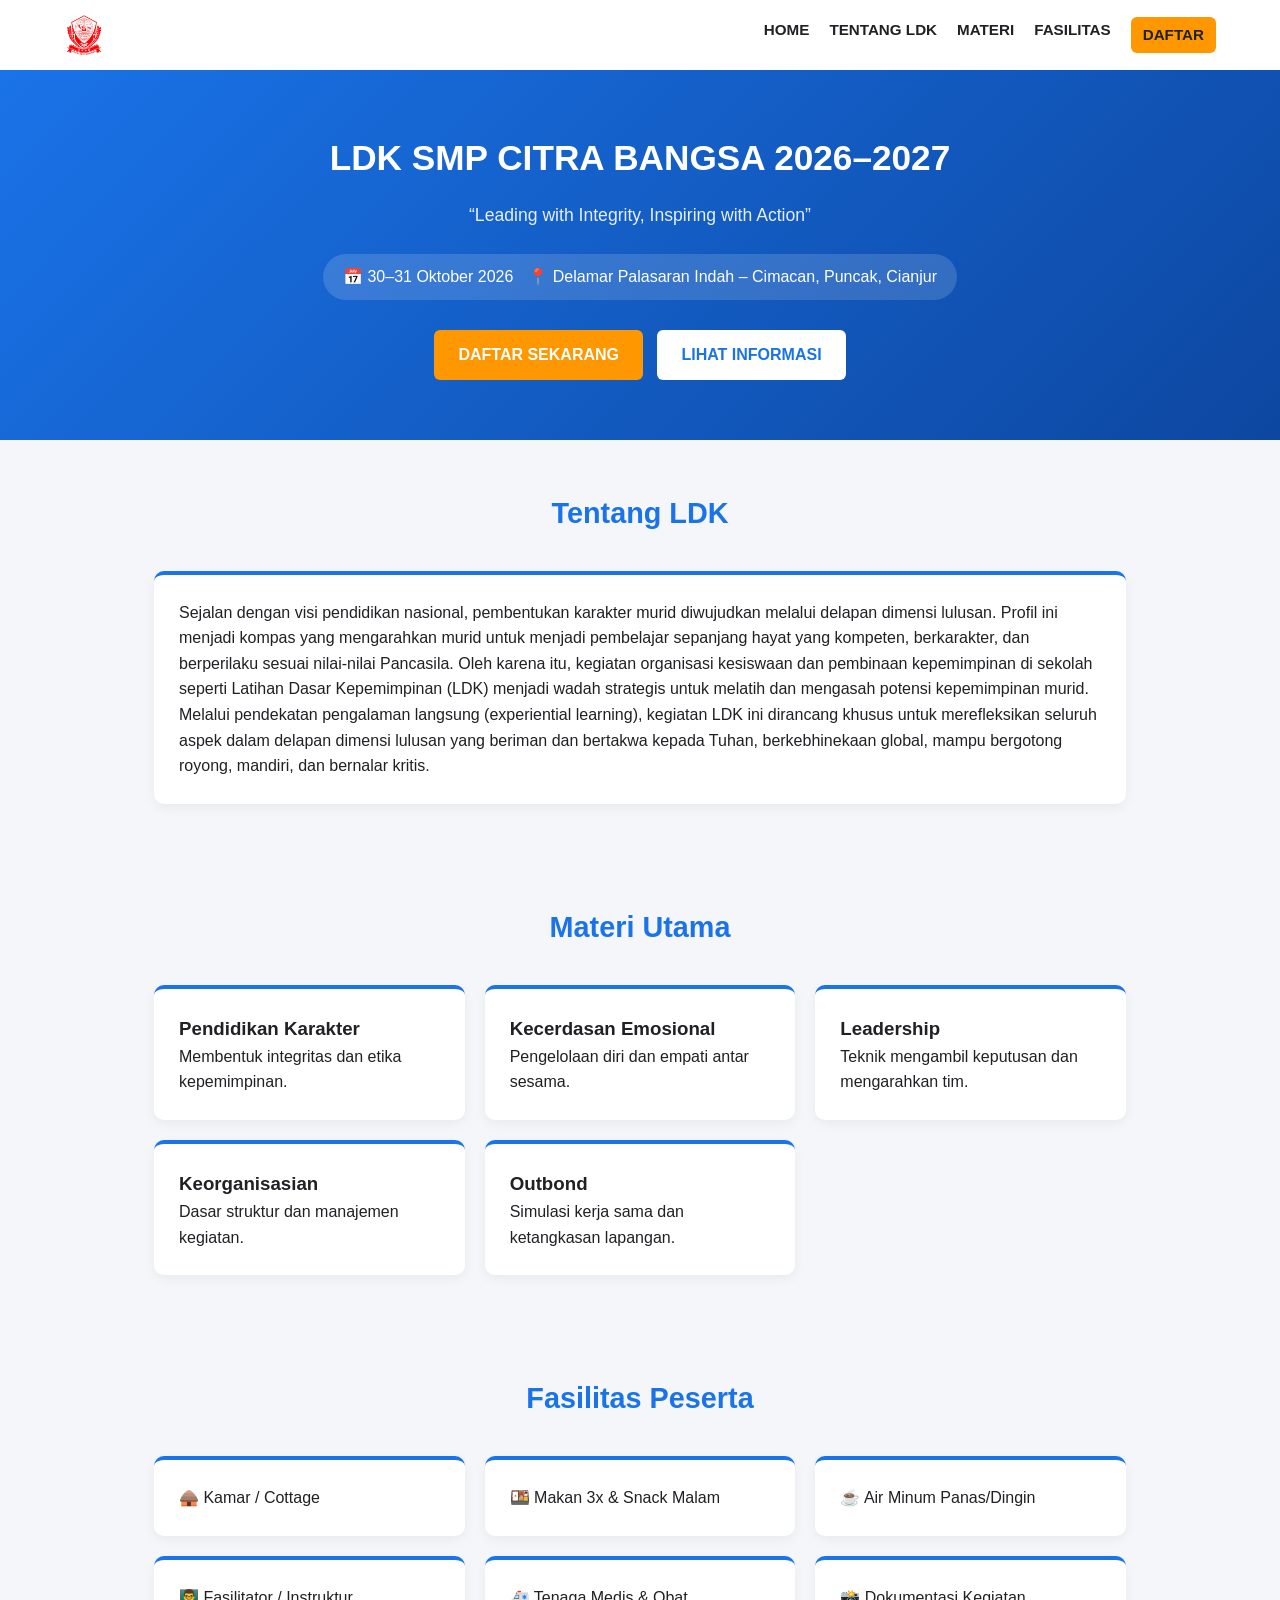
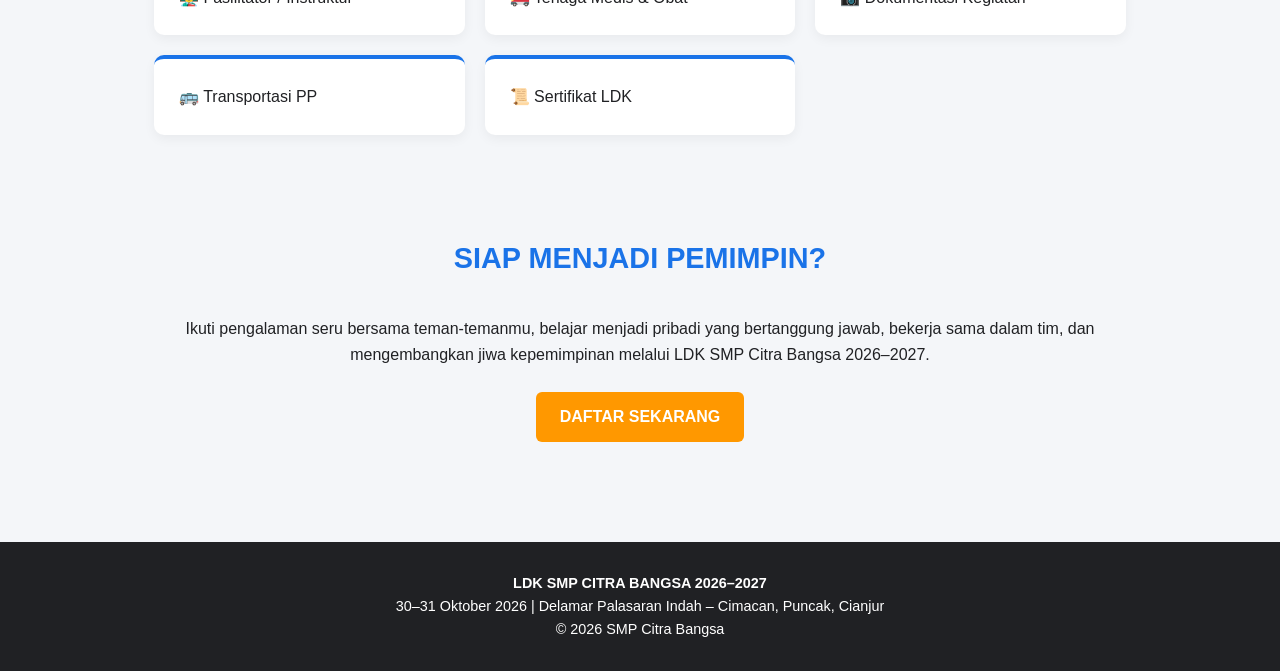
<file: index.html>
<!DOCTYPE html>
<html lang="id">
<head>
  <meta charset="UTF-8">
  <meta name="viewport" content="width=device-width, initial-scale=1.0">
  <title>LDK SMP Citra Bangsa 2026-2027</title>
  <link rel="stylesheet" href="css/style.css">
</head>
<body>

  <nav class="navbar">
    <div class="logo-brand">
  <img src="logo.png" alt="Logo SMP Citra Bangsa" style="height: 40px; width: auto;">
</div>
    <ul class="nav-links">
      <li><a href="#home">HOME</a></li>
      <li><a href="#tentang">TENTANG LDK</a></li>
      <li><a href="#materi">MATERI</a></li>
      <li><a href="#fasilitas">FASILITAS</a></li>
      <li><a href="register.html" class="btn btn-primary btn-sm">DAFTAR</a></li>
    </ul>
  </nav>

  <header class="hero" id="home">
    <h1>LDK SMP CITRA BANGSA 2026–2027</h1>
    <p>“Leading with Integrity, Inspiring with Action”</p>
    <div class="badge-info">
      <span>📅 30–31 Oktober 2026</span>
      <span>📍 Delamar Palasaran Indah – Cimacan, Puncak, Cianjur</span>
    </div>
    <br>
    <a href="register.html" class="btn btn-primary">DAFTAR SEKARANG</a>
    <a href="#tentang" class="btn btn-secondary">LIHAT INFORMASI</a>
  </header>

  <section class="section" id="tentang">
    <h2 class="section-title">Tentang LDK</h2>
    <div class="card">
      <p>Sejalan dengan visi pendidikan nasional, pembentukan karakter murid diwujudkan melalui delapan dimensi lulusan. Profil ini menjadi kompas yang mengarahkan murid untuk menjadi pembelajar sepanjang hayat yang kompeten, berkarakter, dan berperilaku sesuai nilai-nilai Pancasila. Oleh karena itu, kegiatan organisasi kesiswaan dan pembinaan kepemimpinan di sekolah seperti Latihan Dasar Kepemimpinan (LDK) menjadi wadah strategis untuk melatih dan mengasah potensi kepemimpinan murid. Melalui pendekatan pengalaman langsung (experiential learning), kegiatan LDK ini dirancang khusus untuk merefleksikan seluruh aspek dalam delapan dimensi lulusan yang beriman dan bertakwa kepada Tuhan, berkebhinekaan global, mampu bergotong royong, mandiri, dan bernalar kritis.</p>
    </div>
  </section>

  <section class="section" id="materi">
    <h2 class="section-title">Materi Utama</h2>
    <div class="grid-cards">
      <div class="card"><h3>Pendidikan Karakter</h3><p>Membentuk integritas dan etika kepemimpinan.</p></div>
      <div class="card"><h3>Kecerdasan Emosional</h3><p>Pengelolaan diri dan empati antar sesama.</p></div>
      <div class="card"><h3>Leadership</h3><p>Teknik mengambil keputusan dan mengarahkan tim.</p></div>
      <div class="card"><h3>Keorganisasian</h3><p>Dasar struktur dan manajemen kegiatan.</p></div>
      <div class="card"><h3>Outbond</h3><p>Simulasi kerja sama dan ketangkasan lapangan.</p></div>
    </div>
  </section>

  <section class="section" id="fasilitas">
    <h2 class="section-title">Fasilitas Peserta</h2>
    <div class="grid-cards">
      <div class="card">🛖 Kamar / Cottage</div>
      <div class="card">🍱 Makan 3x & Snack Malam</div>
      <div class="card">☕ Air Minum Panas/Dingin</div>
      <div class="card">👨‍🏫 Fasilitator / Instruktur</div>
      <div class="card">🚑 Tenaga Medis & Obat</div>
      <div class="card">📸 Dokumentasi Kegiatan</div>
      <div class="card">🚌 Transportasi PP</div>
      <div class="card">📜 Sertifikat LDK</div>
    </div>
  </section>

  <section class="section text-center" style="text-align: center;">
    <h2 class="section-title">SIAP MENJADI PEMIMPIN?</h2>
    <p style="margin-bottom: 25px;">Ikuti pengalaman seru bersama teman-temanmu, belajar menjadi pribadi yang bertanggung jawab, bekerja sama dalam tim, dan mengembangkan jiwa kepemimpinan melalui LDK SMP Citra Bangsa 2026–2027.</p>
    <a href="register.html" class="btn btn-primary">DAFTAR SEKARANG</a>
  </section>

  <footer>
    <p><strong>LDK SMP CITRA BANGSA 2026–2027</strong></p>
    <p>30–31 Oktober 2026 | Delamar Palasaran Indah – Cimacan, Puncak, Cianjur</p>
    <p>© 2026 SMP Citra Bangsa</p>
  </footer>

</body>
</html>
</file>
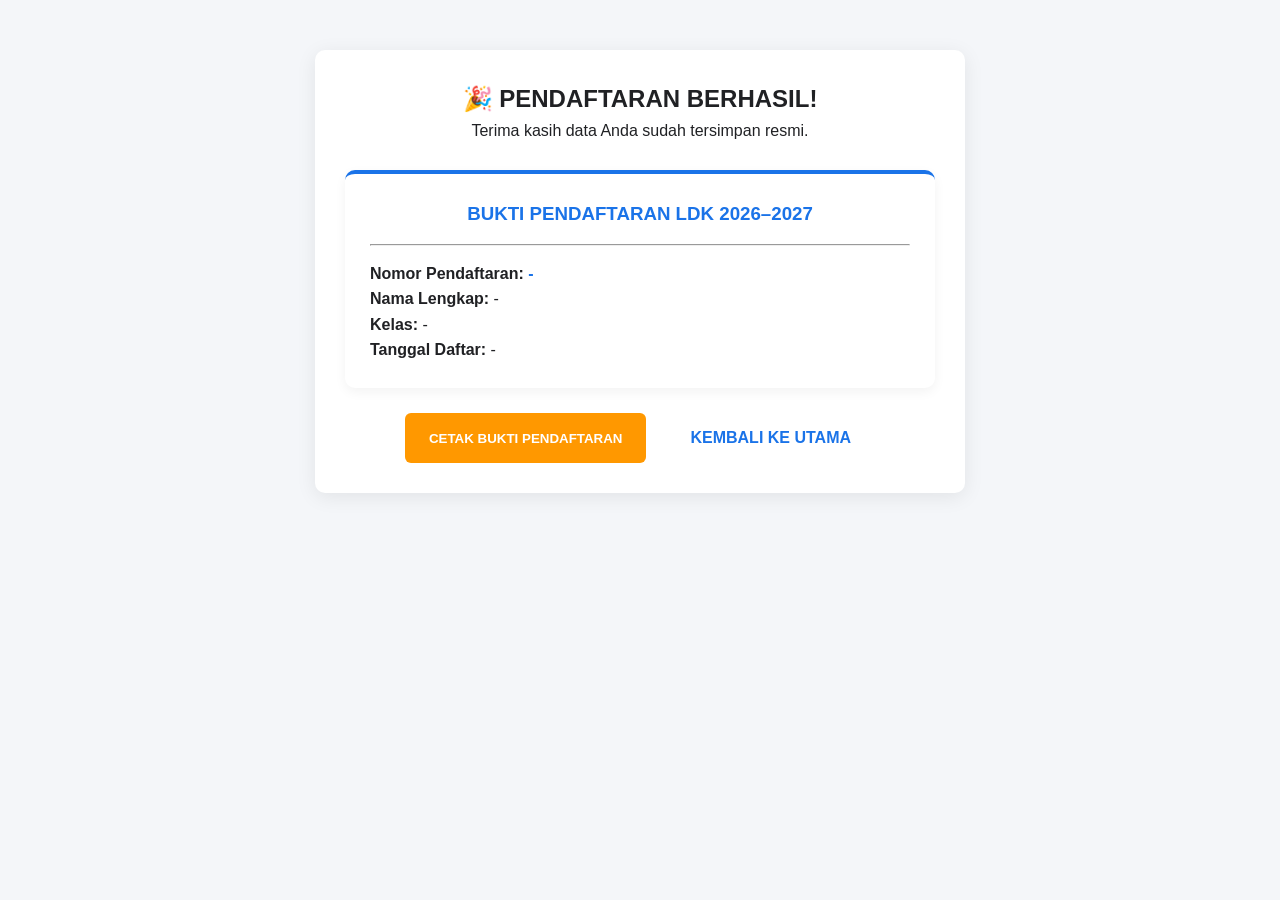
<file: success.html>
<!DOCTYPE html>
<html lang="id">
<head>
  <meta charset="UTF-8">
  <title>Bukti Pendaftaran LDK</title>
  <link rel="stylesheet" href="css/style.css">
</head>
<body>
  <div class="section">
    <div class="form-container" id="printableProof">
      <div style="text-align:center;" class="no-print">
        <h2>🎉 PENDAFTARAN BERHASIL!</h2>
        <p>Terima kasih data Anda sudah tersimpan resmi.</p>
        <br>
      </div>
      
      <div class="card">
        <h3 style="text-align: center; color: var(--primary);">BUKTI PENDAFTARAN LDK 2026–2027</h3>
        <hr style="margin: 15px 0;">
        <p><strong>Nomor Pendaftaran:</strong> <span id="resNo" style="color:var(--primary); font-weight:bold;">-</span></p>
        <p><strong>Nama Lengkap:</strong> <span id="resName">-</span></p>
        <p><strong>Kelas:</strong> <span id="resClass">-</span></p>
        <p><strong>Tanggal Daftar:</strong> <span id="resDate">-</span></p>
      </div>

      <br>
      <div class="no-print" style="text-align: center; display:flex; gap:10px; justify-content:center;">
        <button onclick="window.print()" class="btn btn-primary">CETAK BUKTI PENDAFTARAN</button>
        <a href="index.html" class="btn btn-secondary">KEMBALI KE UTAMA</a>
      </div>
    </div>
  </div>

  <script>
    const data = JSON.parse(sessionStorage.getItem("ldkRegSuccess") || "{}");
    if(data.registrationNumber) {
      document.getElementById("resNo").innerText = data.registrationNumber;
      document.getElementById("resName").innerText = data.fullName;
      document.getElementById("resClass").innerText = data.class;
      document.getElementById("resDate").innerText = new Date(data.registrationDate).toLocaleDateString("id-ID");
    }
  </script>
</body>
</html>
</file>
<file: css/style.css>
:root {
  --primary: #1a73e8;
  --primary-dark: #1557b0;
  --secondary: #ff9800;
  --dark: #202124;
  --light: #f8f9fa;
  --gray: #5f6368;
  --border: #dadce0;
  --danger: #d93025;
  --success: #1e8e3e;
}

* { box-sizing: border-box; margin: 0; padding: 0; font-family: 'Segoe UI', Tahoma, Geneva, Verdana, sans-serif; }
body { background: #f4f6f9; color: var(--dark); line-height: 1.6; }

.navbar { background: white; padding: 15px 5%; display: flex; justify-content: space-between; align-items: center; box-shadow: 0 2px 10px rgba(0,0,0,0.05); sticky: top: 0; z-index: 1000; }
.logo-brand { font-size: 1.2rem; font-weight: bold; color: var(--primary); display: flex; align-items: center; gap: 10px; }
.nav-links { display: flex; gap: 20px; list-style: none; }
.nav-links a { text-decoration: none; color: var(--dark); font-weight: 600; font-size: 0.95rem; }
.nav-links a:hover { color: var(--primary); }

.hero { background: linear-gradient(135deg, #1a73e8, #0d47a1); color: white; padding: 60px 5%; text-align: center; }
.hero h1 { font-size: 2.2rem; margin-bottom: 15px; }
.hero p { font-size: 1.1rem; opacity: 0.9; margin-bottom: 25px; }
.badge-info { display: inline-flex; gap: 15px; background: rgba(255,255,255,0.15); padding: 10px 20px; border-radius: 30px; margin-bottom: 30px; flex-wrap: wrap; justify-content: center; }

.btn { display: inline-block; padding: 12px 24px; border-radius: 6px; font-weight: bold; text-decoration: none; border: none; cursor: pointer; transition: 0.3s; }
.btn-primary { background: var(--secondary); color: white; }
.btn-primary:hover { background: #e68a00; }
.btn-secondary { background: white; color: var(--primary); margin-left: 10px; }
.btn-danger { background: var(--danger); color: white; }
.btn-sm { padding: 6px 12px; font-size: 0.85rem; }

.section { padding: 50px 5%; max-width: 1100px; margin: 0 auto; }
.section-title { text-align: center; font-size: 1.8rem; color: var(--primary); margin-bottom: 35px; }

.grid-cards { display: grid; grid-template-columns: repeat(auto-fit, minmax(240px, 1fr)); gap: 20px; }
.card { background: white; border-radius: 10px; padding: 25px; box-shadow: 0 4px 12px rgba(0,0,0,0.05); border-top: 4px solid var(--primary); }

.step-wizard { display: flex; justify-content: space-between; margin-bottom: 30px; position: relative; }
.step-item { text-align: center; flex: 1; z-index: 1; }
.step-number { width: 35px; height: 35px; border-radius: 50%; background: var(--border); color: white; display: flex; align-items: center; justify-content: center; margin: 0 auto 8px; font-weight: bold; }
.step-item.active .step-number { background: var(--primary); }
.step-item.active p { color: var(--primary); font-weight: bold; }

.form-container { background: white; padding: 30px; border-radius: 10px; box-shadow: 0 4px 20px rgba(0,0,0,0.08); max-width: 650px; margin: 0 auto; }
.form-step { display: none; }
.form-step.active { display: block; }
.form-group { margin-bottom: 18px; }
.form-group label { display: block; font-weight: 600; margin-bottom: 6px; font-size: 0.9rem; }
.form-control { width: 100%; padding: 10px; border: 1px solid var(--border); border-radius: 6px; font-size: 1rem; }
.radio-group { display: flex; gap: 20px; margin-top: 5px; }

.summary-box { background: #e8f0fe; padding: 20px; border-radius: 8px; margin-bottom: 20px; font-size: 0.95rem; }
.summary-box h4 { color: var(--primary); border-bottom: 1px solid var(--border); padding-bottom: 5px; margin: 15px 0 10px; }

.stats-grid { display: grid; grid-template-columns: repeat(auto-fit, minmax(140px, 1fr)); gap: 15px; margin-bottom: 30px; }
.stat-card { background: white; padding: 20px; border-radius: 8px; text-align: center; box-shadow: 0 2px 8px rgba(0,0,0,0.05); }
.stat-number { font-size: 1.8rem; font-weight: bold; color: var(--primary); }

.table-responsive { overflow-x: auto; background: white; border-radius: 8px; box-shadow: 0 2px 8px rgba(0,0,0,0.05); }
table { width: 100%; border-collapse: collapse; text-align: left; font-size: 0.9rem; }
th, td { padding: 12px 15px; border-bottom: 1px solid var(--border); }
th { background: #f1f3f4; font-weight: 600; }

.status-badge { padding: 4px 8px; border-radius: 4px; font-size: 0.8rem; font-weight: bold; }
.status-terdaftar { background: #e8f0fe; color: #1a73e8; }
.status-diverifikasi { background: #e6f4ea; color: #137333; }
.status-dibatalkan { background: #fce8e6; color: #c5221f; }

footer { background: var(--dark); color: white; text-align: center; padding: 30px 5%; margin-top: 50px; font-size: 0.9rem; }

@media print {
  .no-print { display: none !important; }
  body { background: white; }
  .form-container { box-shadow: none; border: 1px solid #000; }
}
</file>
